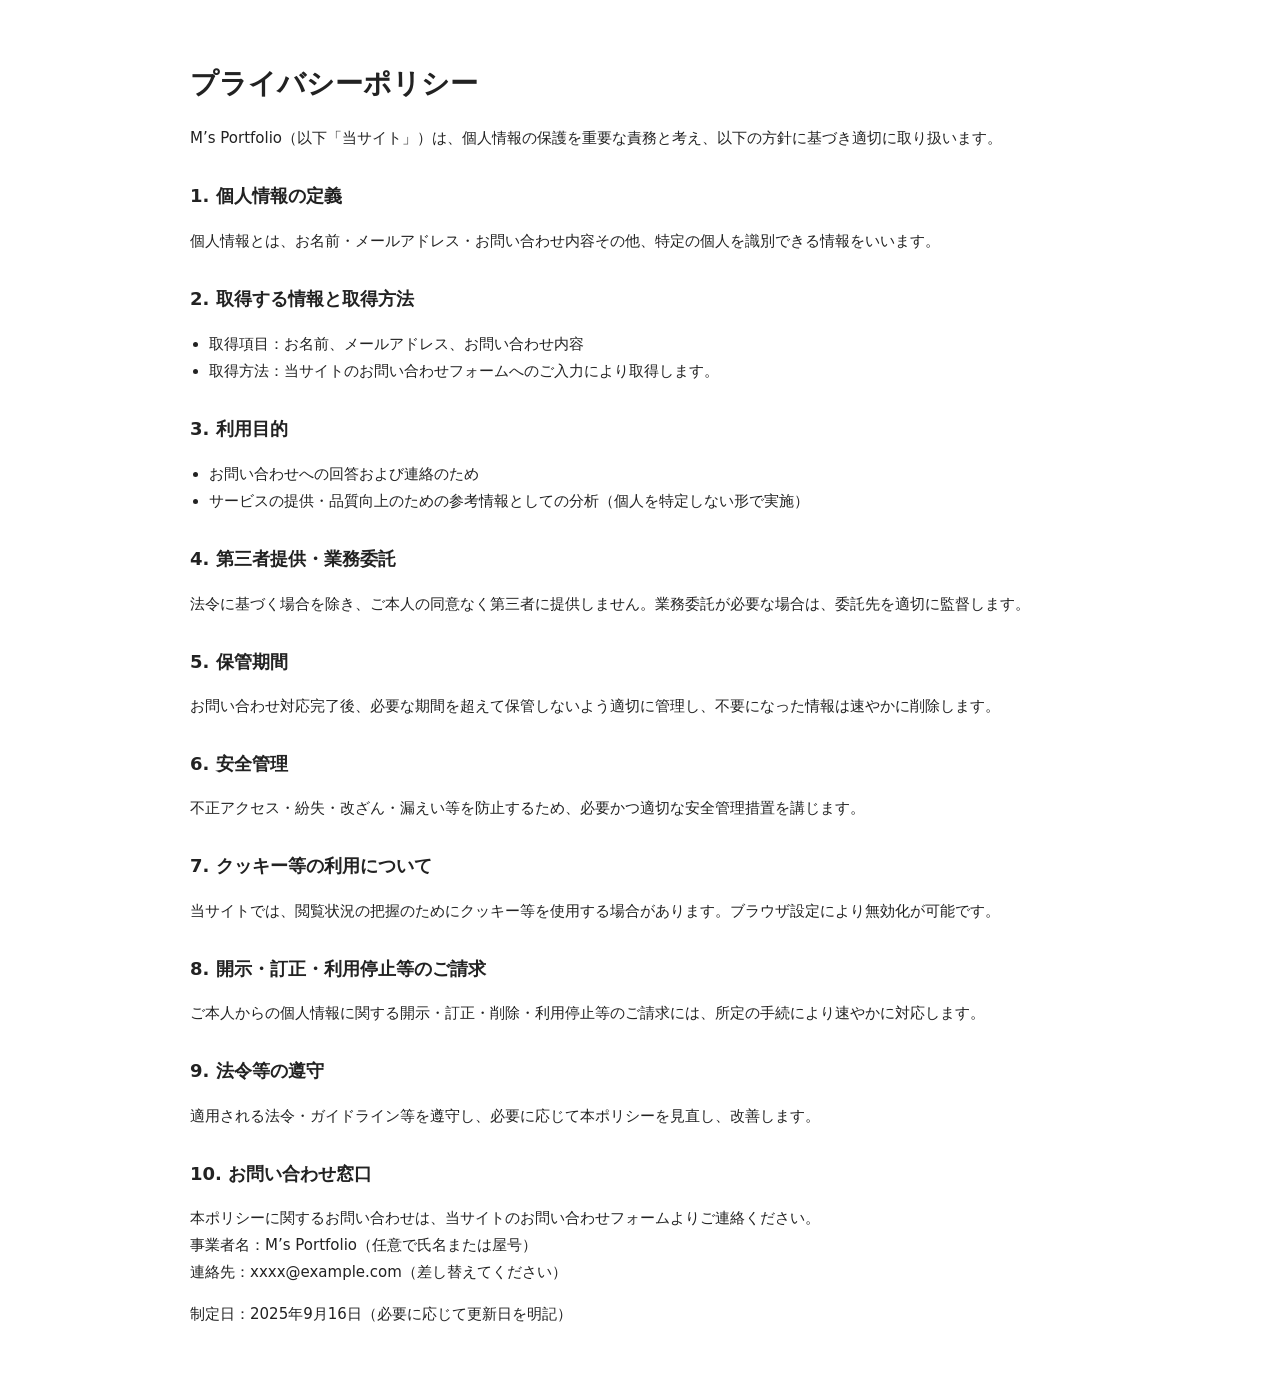
<file: my-portfolio/my-portfolio/privacy.html>
<!DOCTYPE html>
<html lang="ja">
  <head>
    <meta charset="utf-8" />
    <title>プライバシーポリシー | M's Portfolio</title>
    <meta name="viewport" content="width=device-width, initial-scale=1" />
    <style>
      body {
        font-family: system-ui, -apple-system, "Helvetica Neue", Arial,
          sans-serif;
        line-height: 1.8;
        color: #222;
        margin: 0;
        padding: 40px 20px;
      }
      .container {
        max-width: 900px;
        margin: 0 auto;
      }
      h1 {
        font-size: 28px;
        margin-bottom: 16px;
      }
      h2 {
        font-size: 18px;
        margin-top: 28px;
      }
      p,
      li {
        font-size: 15px;
      }
      ul {
        padding-left: 1.2em;
      }
    </style>
  </head>
  <body>
    <div class="container">
      <h1>プライバシーポリシー</h1>
      <p>
        M’s
        Portfolio（以下「当サイト」）は、個人情報の保護を重要な責務と考え、以下の方針に基づき適切に取り扱います。
      </p>

      <h2>1. 個人情報の定義</h2>
      <p>
        個人情報とは、お名前・メールアドレス・お問い合わせ内容その他、特定の個人を識別できる情報をいいます。
      </p>

      <h2>2. 取得する情報と取得方法</h2>
      <ul>
        <li>取得項目：お名前、メールアドレス、お問い合わせ内容</li>
        <li>
          取得方法：当サイトのお問い合わせフォームへのご入力により取得します。
        </li>
      </ul>

      <h2>3. 利用目的</h2>
      <ul>
        <li>お問い合わせへの回答および連絡のため</li>
        <li>
          サービスの提供・品質向上のための参考情報としての分析（個人を特定しない形で実施）
        </li>
      </ul>

      <h2>4. 第三者提供・業務委託</h2>
      <p>
        法令に基づく場合を除き、ご本人の同意なく第三者に提供しません。業務委託が必要な場合は、委託先を適切に監督します。
      </p>

      <h2>5. 保管期間</h2>
      <p>
        お問い合わせ対応完了後、必要な期間を超えて保管しないよう適切に管理し、不要になった情報は速やかに削除します。
      </p>

      <h2>6. 安全管理</h2>
      <p>
        不正アクセス・紛失・改ざん・漏えい等を防止するため、必要かつ適切な安全管理措置を講じます。
      </p>

      <h2>7. クッキー等の利用について</h2>
      <p>
        当サイトでは、閲覧状況の把握のためにクッキー等を使用する場合があります。ブラウザ設定により無効化が可能です。
      </p>

      <h2>8. 開示・訂正・利用停止等のご請求</h2>
      <p>
        ご本人からの個人情報に関する開示・訂正・削除・利用停止等のご請求には、所定の手続により速やかに対応します。
      </p>

      <h2>9. 法令等の遵守</h2>
      <p>
        適用される法令・ガイドライン等を遵守し、必要に応じて本ポリシーを見直し、改善します。
      </p>

      <h2>10. お問い合わせ窓口</h2>
      <p>
        本ポリシーに関するお問い合わせは、当サイトのお問い合わせフォームよりご連絡ください。<br />
        事業者名：M’s Portfolio（任意で氏名または屋号）<br />
        連絡先：xxxx@example.com（差し替えてください）
      </p>

      <p>制定日：2025年9月16日（必要に応じて更新日を明記）</p>
    </div>
  </body>
</html>
</file>
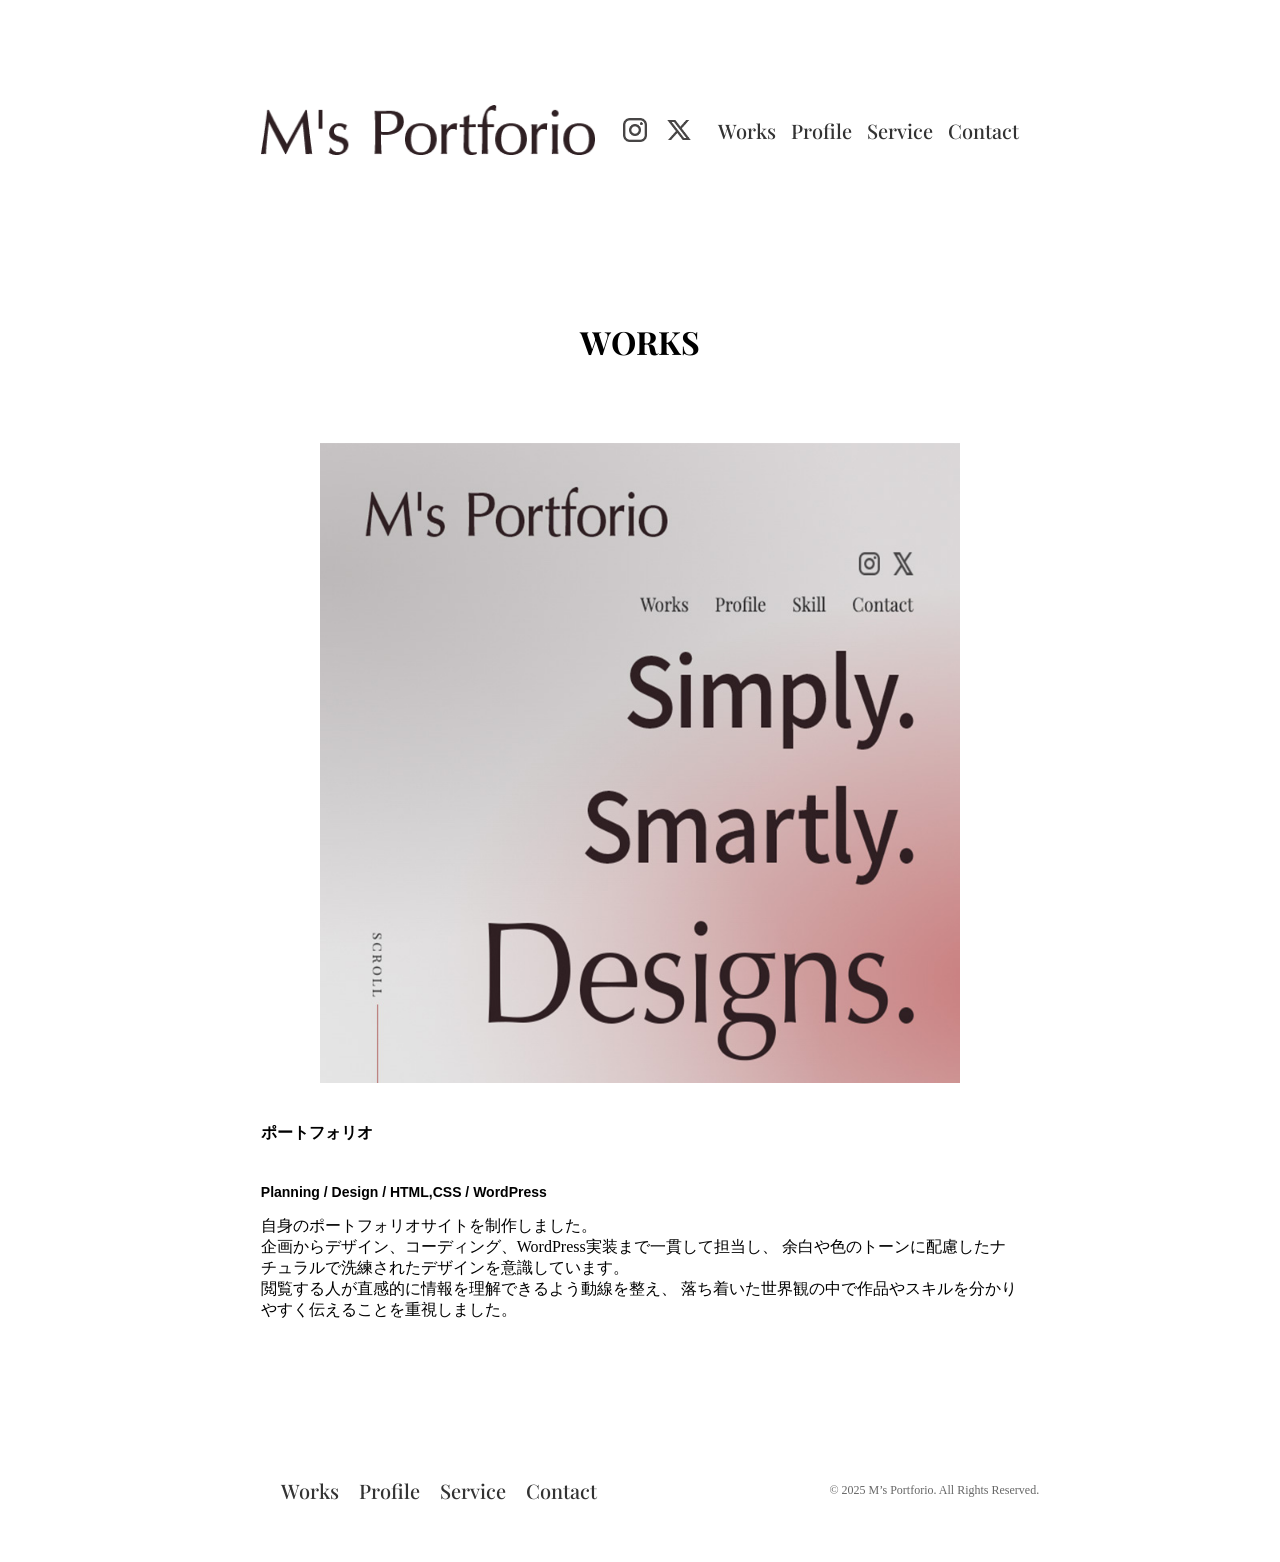
<file: my-portfolio/my-portfolio/works1.html>
<!DOCTYPE html>
<html lang="ja">
  <head>
    <meta charset="UTF-8" />
    <meta name="viewport" content="width=device-width, initial-scale=1.0" />
    <title>Works</title>
    <link rel="stylesheet" href="css/style.css" />
    <link rel="icon" href="images/favicon.png" type="image/png" />
    <link
      href="https://fonts.googleapis.com/css2?family=Playfair+Display&display=swap"
      rel="stylesheet"
    />
  </head>

<body>
    <div class="content-container">
      <header>
        <div class="logo">
          <a href="index.html"
            ><img src="images/M's Portforio.png" alt="M’s Portforio"
          /></a>
        </div>
        <div class="sns-icons">
          <a href="https://twitter.com/youraccount" target="_blank">
            <img src="images/instagram.png" alt="Instagram" />
          </a>
          <a href="https://www.instagram.com/mana48550/" target="_blank">
            <img src="images/X.png" alt="X" />
          </a>
        </div>
        <nav>
          <ul class="nav-menu">
            <li><a href="#Works">Works</a></li>
            <li><a href="profile.html">Profile</a></li>
            <li><a href="#Service">Service</a></li>
            <li><a href="#Contact">Contact</a></li>
          </ul>
        </nav>
    </header>
    <main>
        <section class="profile">
        
          <h1 class="section-title">WORKS</h1>
          <div class="works-content"></div>
          <img class="works-img" src="images/portfolio-fv.jpg" alt="ポートフォリオのファーストビュー">
          <div>
            <div class="work-content" >
              <h2>ポートフォリオ</h2>
              <h3>Planning / Design / HTML,CSS / WordPress</h3>
              <p>自身のポートフォリオサイトを制作しました。<br>
              企画からデザイン、コーディング、WordPress実装まで一貫して担当し、
              余白や色のトーンに配慮したナチュラルで洗練されたデザインを意識しています。<br>
              閲覧する人が直感的に情報を理解できるよう動線を整え、
              落ち着いた世界観の中で作品やスキルを分かりやすく伝えることを重視しました。
            </p>
            </div>
          </div>
         </section>
        </main>

        <footer id="footer">
      <div class="footer-bottom">
        <nav class="footer-nav">
          <ul class="nav-menu">
            <li><a href="#Works">Works</a></li>
            <li><a href="profile.html">Profile</a></li>
            <li><a href="#Service">Service</a></li>
            <li><a href="#Contact">Contact</a></li>
          </ul>
        </nav>
        <p>&copy; 2025 M’s Portforio. All Rights Reserved.</p>
      </div>
    </footer>
    <script src="js/main.js" defer></script>
    </div>
  </body>
</html>
</file>
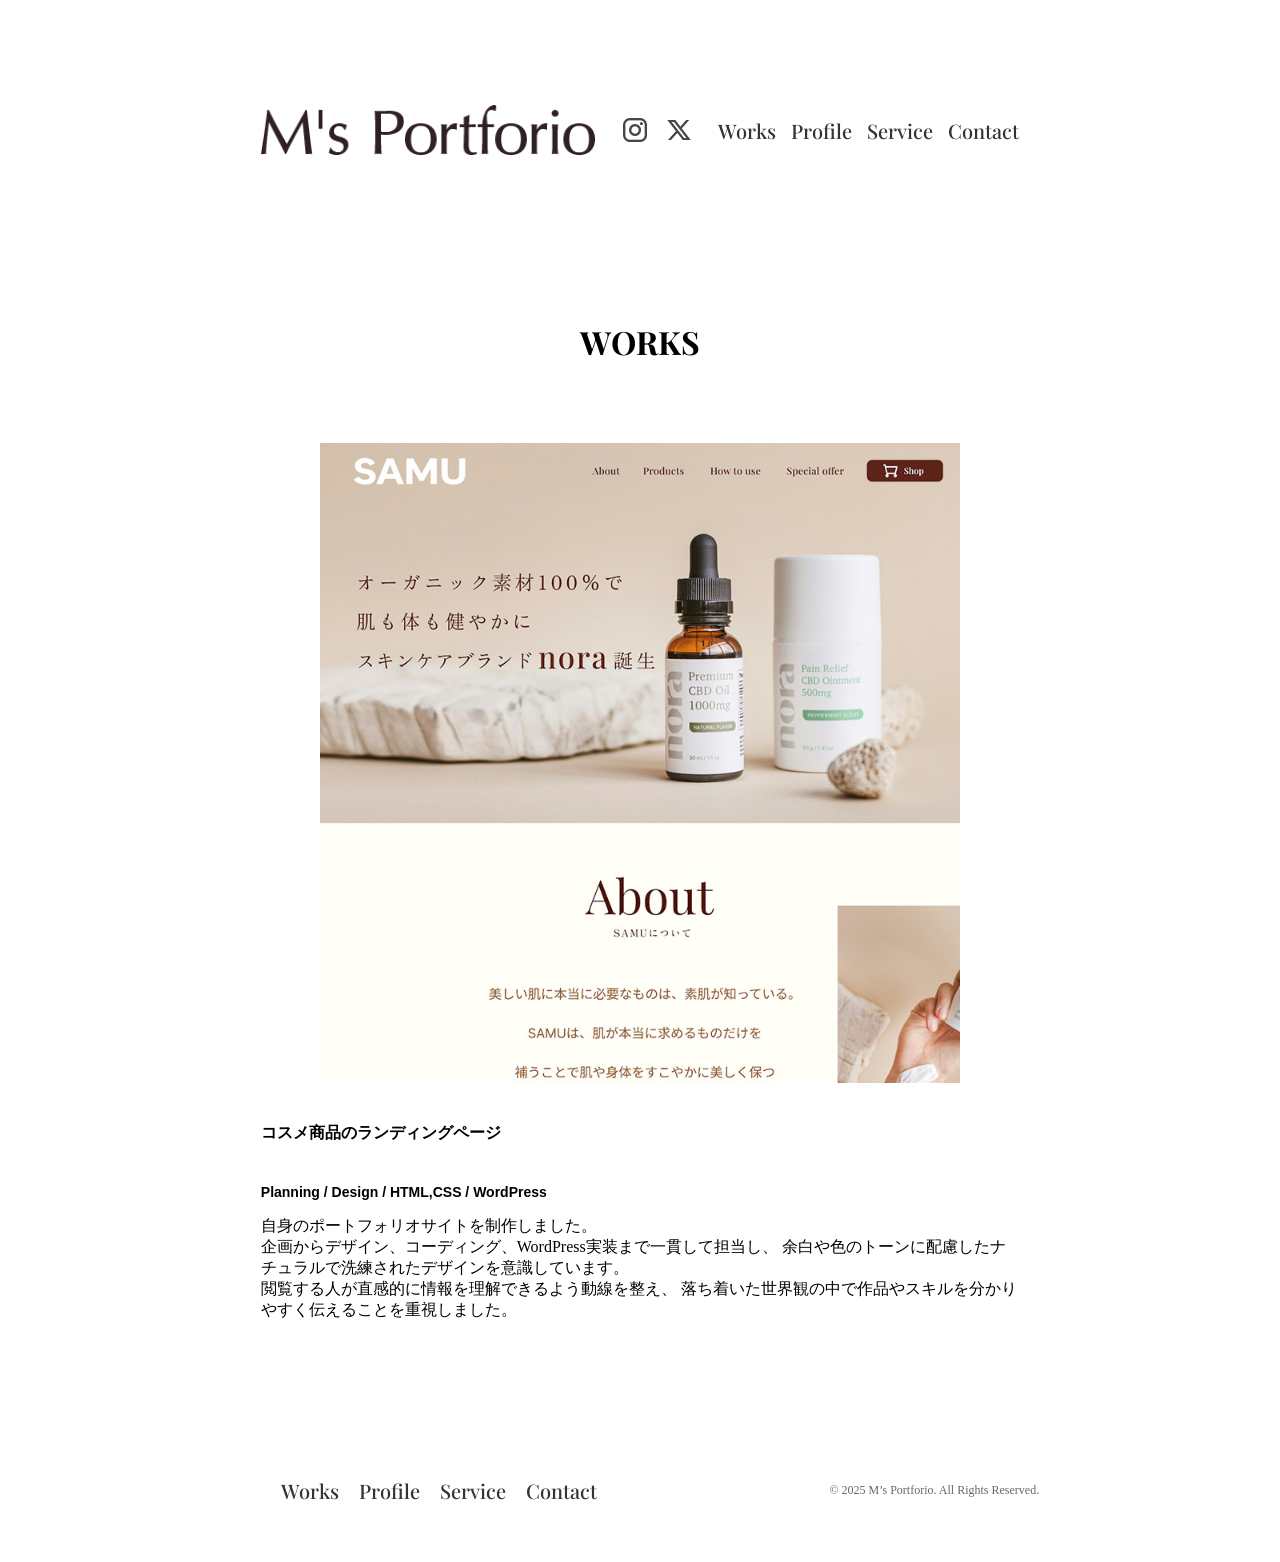
<file: my-portfolio/my-portfolio/works2.html>
<!DOCTYPE html>
<html lang="ja">
  <head>
    <meta charset="UTF-8" />
    <meta name="viewport" content="width=device-width, initial-scale=1.0" />
    <title>Works</title>
    <link rel="stylesheet" href="css/style.css" />
    <link rel="icon" href="images/favicon.png" type="image/png" />
    <link
      href="https://fonts.googleapis.com/css2?family=Playfair+Display&display=swap"
      rel="stylesheet"
    />
  </head>

<body>
    <div class="content-container">
      <header>
        <div class="logo">
          <a href="index.html"
            ><img src="images/M's Portforio.png" alt="M’s Portforio"
          /></a>
        </div>
        <div class="sns-icons">
          <a href="https://twitter.com/youraccount" target="_blank">
            <img src="images/instagram.png" alt="Instagram" />
          </a>
          <a href="https://www.instagram.com/mana48550/" target="_blank">
            <img src="images/X.png" alt="X" />
          </a>
        </div>
        <nav>
          <ul class="nav-menu">
            <li><a href="#Works">Works</a></li>
            <li><a href="profile.html">Profile</a></li>
            <li><a href="#Service">Service</a></li>
            <li><a href="#Contact">Contact</a></li>
          </ul>
        </nav>
    </header>
    <main>
        <section class="profile">
        
          <h1 class="section-title">WORKS</h1>
          <div class="works-content"></div>
          <img class="works-img" src="images/organic.FV.jpg" alt="コスメ商品のランディングページ">
          <div>
            <div class="work-content" >
              <h2>コスメ商品のランディングページ</h2>
              <h3>Planning / Design / HTML,CSS / WordPress</h3>
              <p>自身のポートフォリオサイトを制作しました。<br>
              企画からデザイン、コーディング、WordPress実装まで一貫して担当し、
              余白や色のトーンに配慮したナチュラルで洗練されたデザインを意識しています。<br>
              閲覧する人が直感的に情報を理解できるよう動線を整え、
              落ち着いた世界観の中で作品やスキルを分かりやすく伝えることを重視しました。
            </p>
            </div>
          </div>
         </section>
        </main>

        <footer id="footer">
      <div class="footer-bottom">
        <nav class="footer-nav">
          <ul class="nav-menu">
            <li><a href="#Works">Works</a></li>
            <li><a href="profile.html">Profile</a></li>
            <li><a href="#Service">Service</a></li>
            <li><a href="#Contact">Contact</a></li>
          </ul>
        </nav>
        <p>&copy; 2025 M’s Portforio. All Rights Reserved.</p>
      </div>
    </footer>
    <script src="js/main.js" defer></script>
    </div>
  </body>
</html>
</file>
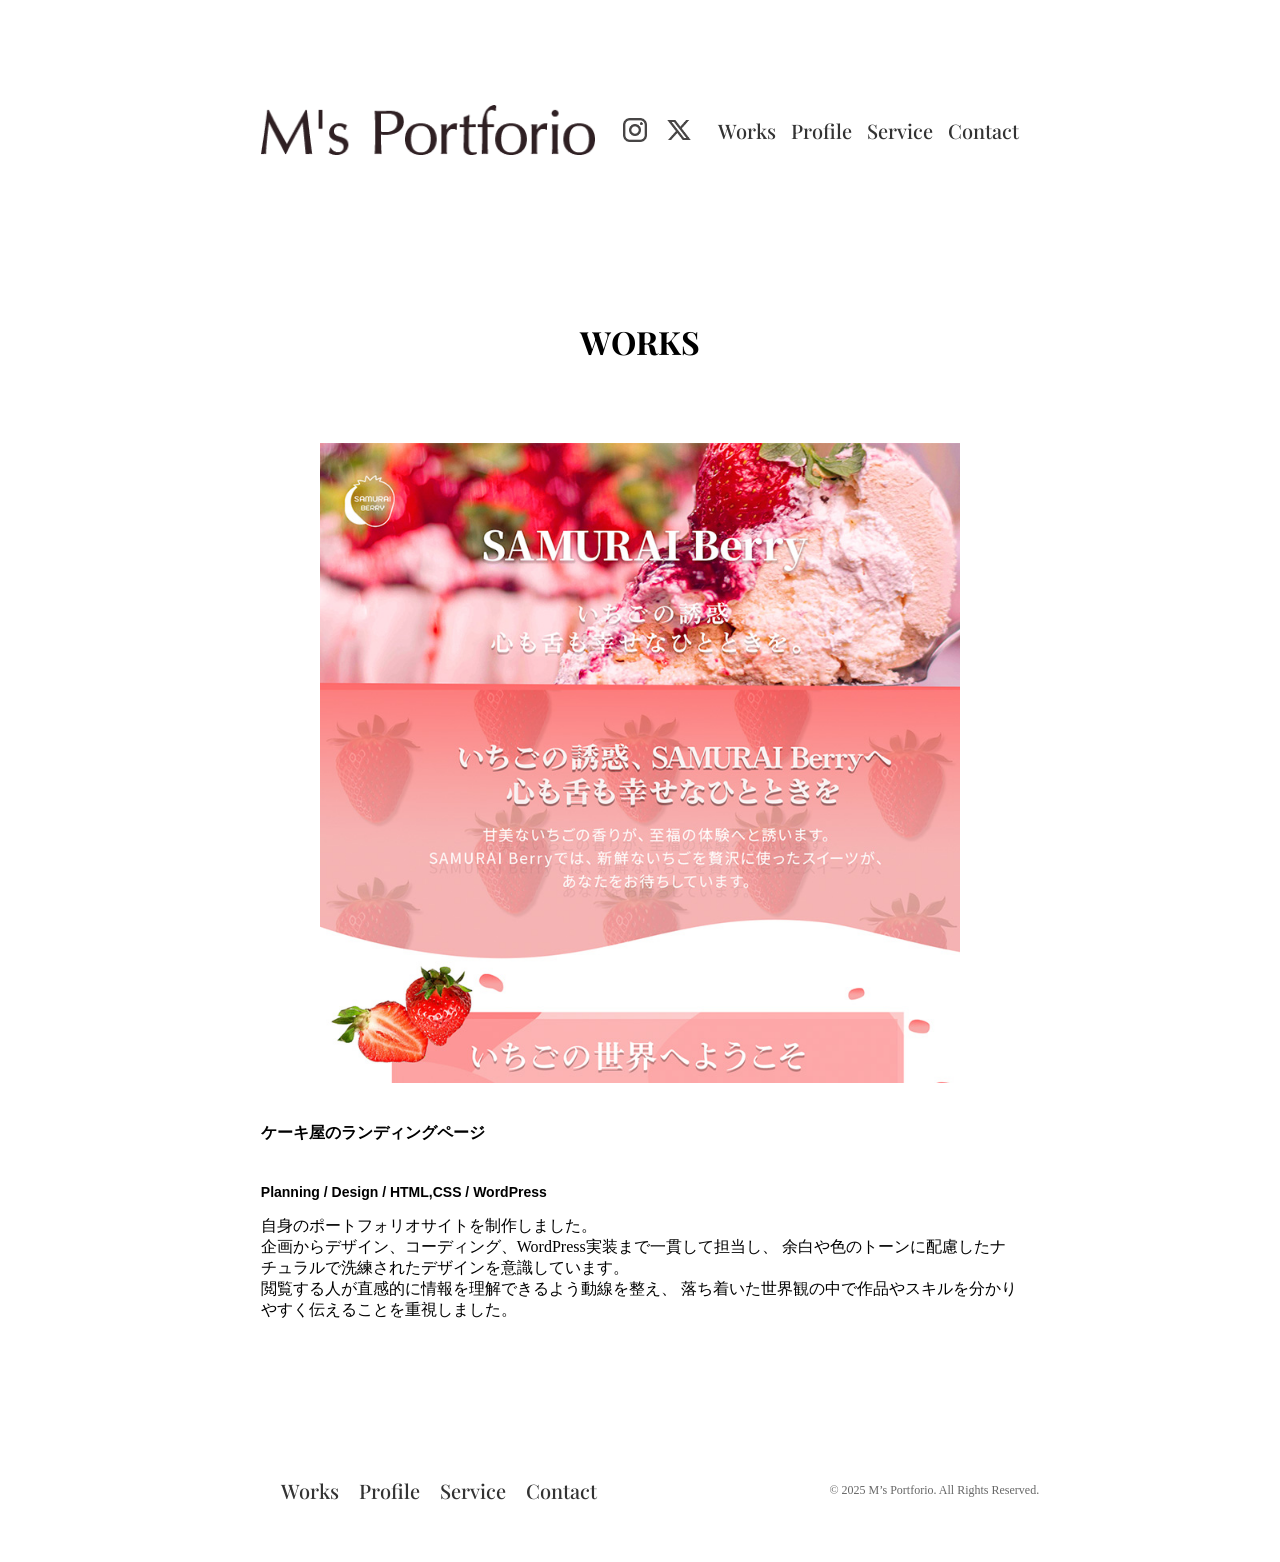
<file: my-portfolio/my-portfolio/works3.html>
<!DOCTYPE html>
<html lang="ja">
  <head>
    <meta charset="UTF-8" />
    <meta name="viewport" content="width=device-width, initial-scale=1.0" />
    <title>Works</title>
    <link rel="stylesheet" href="css/style.css" />
    <link rel="icon" href="images/favicon.png" type="image/png" />
    <link
      href="https://fonts.googleapis.com/css2?family=Playfair+Display&display=swap"
      rel="stylesheet"
    />
  </head>

<body>
    <div class="content-container">
      <header>
        <div class="logo">
          <a href="index.html"
            ><img src="images/M's Portforio.png" alt="M’s Portforio"
          /></a>
        </div>
        <div class="sns-icons">
          <a href="https://twitter.com/youraccount" target="_blank">
            <img src="images/instagram.png" alt="Instagram" />
          </a>
          <a href="https://www.instagram.com/mana48550/" target="_blank">
            <img src="images/X.png" alt="X" />
          </a>
        </div>
        <nav>
          <ul class="nav-menu">
            <li><a href="#Works">Works</a></li>
            <li><a href="profile.html">Profile</a></li>
            <li><a href="#Service">Service</a></li>
            <li><a href="#Contact">Contact</a></li>
          </ul>
        </nav>
    </header>
    <main>
        <section class="profile">
        
          <h1 class="section-title">WORKS</h1>
          <div class="works-content"></div>
          <img class="works-img" src="images/berry.FV.jpg" alt="ケーキ屋のランディングページ">
          <div>
            <div class="work-content" >
              <h2>ケーキ屋のランディングページ</h2>
              <h3>Planning / Design / HTML,CSS / WordPress</h3>
              <p>自身のポートフォリオサイトを制作しました。<br>
              企画からデザイン、コーディング、WordPress実装まで一貫して担当し、
              余白や色のトーンに配慮したナチュラルで洗練されたデザインを意識しています。<br>
              閲覧する人が直感的に情報を理解できるよう動線を整え、
              落ち着いた世界観の中で作品やスキルを分かりやすく伝えることを重視しました。
            </p>
            </div>
          </div>
         </section>
        </main>

        <footer id="footer">
      <div class="footer-bottom">
        <nav class="footer-nav">
          <ul class="nav-menu">
            <li><a href="#Works">Works</a></li>
            <li><a href="profile.html">Profile</a></li>
            <li><a href="#Service">Service</a></li>
            <li><a href="#Contact">Contact</a></li>
          </ul>
        </nav>
        <p>&copy; 2025 M’s Portforio. All Rights Reserved.</p>
      </div>
    </footer>
    <script src="js/main.js" defer></script>
    </div>
  </body>
</html>
</file>
<file: my-portfolio/my-portfolio/css/style.css>
/* 共通コンテナ */
.content-container {
  width: 60%;
  margin: 0 auto; /* 中央揃え */
  box-sizing: border-box;
  position: relative;
}

/* ====== Header layout ====== */
header {
  display: flex;
  justify-content: space-between; /* 左右に分ける */
  align-items: center; /* 上下中央揃え */
  position: relative; /* ハンバーガー絶対配置用 */
  height: 100px;
  margin-top: 80px;
}

.logo img {
  display: block; /* ブロック化 */
  height: 50px; /* 高さは自動 */
  width: auto; /* 横幅を指定して拡大 */
}

.right-side {
  display: flex;
  flex-direction: column; /* 縦方向 */
  align-items: flex-end; /* 右端揃え */
  gap: 10px; /* SNSとナビの間隔 */
}

.sns-icons {
  display: flex;
  gap: 12px;
}

nav {
  display: flex; /* 親に収まる */
}

.nav-menu {
  list-style: none; /* リストの丸マークを消す */
  margin: 0;
  padding: 0;
  display: flex; /* 横並びにする場合 */
  gap: 15px;
}

/* ====== navの並びと初期化 ====== */

.nav-menu a {
  text-decoration: none;
  font-weight: 500;
  color: #222;
}

.sns-icons a {
  display: inline-flex;
  padding: 4px; /* クリック範囲を少し広げる */
}
.sns-icons img {
  width: 24px;
  height: 24px;
  object-fit: contain;
  display: block;
}

.sns-icons a img {
  width: 24px;
  height: 24px;
  transition: opacity 0.3s ease;
}

.sns-icons a img:hover {
  opacity: 0.6;
}

.nav-menu.active {
  display: flex;
}

.nav-menu li {
  font-family: "Playfair Display", serif;
  font-size: 20px;
}

.nav-menu li a {
  text-decoration: none;
  color: #333;
  font-weight: 500;
  position: relative;
  display: inline-block;
  transition: color 0.3s ease;
}

.nav-menu li a::after {
  content: "";
  position: absolute;
  left: 0;
  bottom: -2px;
  width: 100%;
  height: 2px;
  background-color: #a64e4d;
  transform: scaleX(0);
  transform-origin: left;
  transition: transform 0.3s ease;
}

.nav-menu li a:hover::after {
  transform: scaleX(1);
}

/*=========================================
#hamburger
=========================================*/
.hamburger {
  position: fixed;
  top: 20px;
  right: 20px;
  z-index: 150;
  width: 30px;
  height: 30px;
  cursor: pointer;
}

.hamburger.is-active span:nth-child(1) {
  top: 50%;
  transform: translate(-50%, -50%) rotate(135deg);
}

.hamburger.is-active span:nth-child(2) {
  opacity: 0;
}

.hamburger.is-active span:nth-child(3) {
  top: 50%;
  transform: translate(-50%, -50%) rotate(-135deg);
}

.hamburger span {
  position: absolute;
  left: 50%;
  transform: translate(-50%, -50%);
  width: 100%;
  height: 2px;
  background-color: #333333;
  transition: transform 0.3s;
}

.hamburger.is-active span {
  background-color: #ffffff;
}

.hamburger span:nth-child(1) {
  top: 30%;
}

.hamburger span:nth-child(2) {
  top: 60%;
}

.hamburger span:nth-child(3) {
  top: 90%;
}

/*=========================================
#drawer
=========================================*/
.drawer {
  visibility: hidden;
  opacity: 0;
  position: fixed;
  top: 0;

  z-index: 130;
  width: 100%;
  height: 100vh;
  background-color: #333333;
  transition: opacity 0.3s, visibility 0.3s;
}

.drawer.is-active {
  visibility: visible;
  opacity: 1;
}

.drawer-inner {
  display: flex;
  flex-direction: column;
  justify-content: center;
  align-items: center;
  height: 100%;
  padding: 0 20px;
}

.drawer__list {
  display: flex;
  flex-direction: column;
  list-style: none;
  gap: 50px;
  align-items: center;
}

.drawer__link {
  color: #ffffff;
  display: block; /* ← 文字だけじゃなく全体をリンク範囲に */
  color: #ffffff;
  padding: 12px 20px; /* ← タップしやすい余白を追加 */
  text-align: center; /* ← 文字を中央寄せ */
  width: 100%; /* ← リスト幅いっぱいをリンク化 */
  box-sizing: border-box;
}

.drawer__sns {
  display: flex;
  justify-content: center; /* 中央寄せ */
  gap: 50px; /* アイコン間の余白 */
  margin-top: 40px;
}

.drawer__sns img {
  width: 28px;
  height: 28px;
  object-fit: contain;
  transition: opacity 0.3s;
}

.drawer__sns img:hover {
  opacity: 0.6;
}

@media screen and (max-width: 768px) {
  .sns-icons {
    display: none; /* PC用は非表示 */
  }
}

/* ===============================================
# 共通
=============================================== */
a {
  color: inherit;
  text-decoration: none;
}

img {
  max-width: 100%;
  height: auto;
  background-size: cover;
  background-repeat: no-repeat;
  font-style: italic;
  vertical-align: middle;

  shape-margin: 0.75rem;
}

.sp-show {
  display: none;
}

@media screen and (max-width: 768px) {
  .sp-show {
    display: block;
  }
  .sp-none {
    display: none;
  }
}

/* hero-wrapper は常に表示 */
.hero-wrapper {
  position: relative;
  overflow: hidden;
  width: 100%;
  background: #fff; /* 最初は白 */
  z-index: 0;
}

.hero-wrapper::after {
  content: "";
  position: absolute;
  inset: 0;
  background: radial-gradient(
      at 16% 22%,
      hsla(0, 2%, 66%, 0.64) 0px,
      transparent 50%
    ),
    radial-gradient(at 0% 100%, hsla(22, 0%, 91%, 1) 0px, transparent 50%),
    radial-gradient(at 92% 82%, hsla(0, 47%, 56%, 0.78) 0px, transparent 50%);
  opacity: 0; /* 最初は白だけが見える */
  animation: gradIn 4s forwards;
  animation-delay: 1.2s; /* final-message と同じタイミングにするならここ調整 */
  z-index: -1; /* 背景として扱う */
}

@keyframes gradIn {
  0% {
    opacity: 0;
  }
  100% {
    opacity: 1;
  }
}

/* タイトル画像スライドイン */
.title img {
  opacity: 0;
  display: block; /* インライン隙間を消す */
  max-width: 100%;
  max-height: 100%; /* 横幅は親要素に収める */
  height: auto; /* アスペクト比維持 */
  margin: 0 auto; /* 中央寄せ */
  object-fit: contain;
  animation: slideRight 1.5s forwards;
}

.title:nth-child(1) img {
  animation-delay: 0s;
}
.title:nth-child(2) img {
  animation-delay: 0.3s;
}
.title:nth-child(3) img {
  animation-delay: 0.7s;
}

.final-message {
  opacity: 0;
  filter: blur(10px);
  animation: fadeInBlur 2s forwards;
  animation-delay: 1.2s; /* 最後の画像が出たあとに遅らせる */
  color: #333;
  font-size: 20px;
  margin-top: 80px;
}

@keyframes fadeInBlur {
  0% {
    opacity: 0;
    filter: blur(10px);
  }
  100% {
    opacity: 1;
    filter: blur(0);
  }
}

@keyframes slideRight {
  0% {
    transform: translateX(-100vw);
    opacity: 0;
  }
  100% {
    transform: translateX(0);
    opacity: 1;
  }
}

.mainvisual {
  position: relative;
  width: 100%;
  height: 80vh;

  z-index: 5;
}

.site-titles {
  position: relative; /* absoluteをやめる */
  width: 100%; /* content-container に沿わせる */
  display: flex;
  flex-direction: column;
  align-items: flex-end;
  gap: 16px;
}

.title:nth-child(1) {
  margin-top: 50px;
}

.title:nth-child(2) {
  margin-top: 0px;
}

.title special-title {
  margin-top: 0px;
}

.mainvisual::after {
  content: "";
  position: absolute;
  inset: 0;

  background-size: cover;
  /* 最初は白だけが見える */
  animation: fadeInGrad 3s forwards;
  animation-delay: 1.2s; /* final-message と同時に */
  z-index: 1;
}

/* 徐々に浮かび上がる */
@keyframes fadeInGrad {
  0% {
    opacity: 0;
  } /* 白背景のみ */
  100% {
    opacity: 1;
  } /* グラデーションが乗る */
}

/* タイトルは上に重ねる */
.site-titles {
  position: relative;
  z-index: 2;
}

.scrollbar-text_05 {
  position: absolute;
  left: 20%;
  top: 80%;
  writing-mode: vertical-rl;
}

/* 線のアニメーション部分 */
.scrollbar-text_05::before {
  content: "";
  position: absolute;
  left: 0;
  right: 0;
  bottom: -115px; /* 出現位置 */
  margin: auto;
  width: 1px;
  height: 100px;
  background-color: #000;

  /* アニメーション */
  animation-name: scrollbar-text_05Anim;
  animation-duration: 2s;
  animation-iteration-count: infinite;
  animation-timing-function: linear;
}

/* 線のアニメーション */
@keyframes scrollbar-text_05Anim {
  0% {
    transform: scaleY(0);
    transform-origin: top;
  }
  50% {
    transform: scaleY(1);
    transform-origin: top;
  }
  51% {
    transform: scaleY(1);
    transform-origin: bottom;
  }
  100% {
    transform: scaleY(0);
    transform-origin: bottom;
  }
}

@media screen and (max-width: 1024px) {
  /* タブレット */
  .content-container {
    width: 80%;
  }

  .logo img {
    height: 45px;
  }

  .site-titles {
    align-items: flex-end;

    gap: 16px;
  }

  .site-titles img {
    /* タイトル画像も少し縮小 */
    height: auto;
  }

  .right-side {
    gap: 8px; /* SNSとナビの間隔を少し狭く */
  }
}

@media screen and (max-width: 768px) {
  .content-container {
    width: 90%;
  }

  .right-side nav,        /* PC用ナビは非表示 */
  .nav-menu {
    display: none;
  }

  .hamburger {
    /* ハンバーガー表示 */
    display: block;
  }

  .sns-icons {
    justify-content: flex-end; /* SNS右寄せ */
  }

  .logo img {
    height: 40px; /* ロゴを小さめに */
  }

  .site-titles {
    gap: 6px;
    align-items: flex-end; /* 右寄せ継続 */
  }

  .site-titles img {
    justify-content: flex-end;
    height: auto;
  }
}

.section-title {
  font-family: "Playfair Display", serif;
  font-size: 32px;
  text-align: center;
  margin: 100px 0 80px 0;
}

.works-grid {
  display: flex;
  flex-direction: column; /* 縦並び */
  align-items: center;
  gap: 60px; /* 作品間の間隔 */
  margin: 0 auto;
}

.works-grid a {
  display: block;
  max-width: 400px; /* 画像サイズの上限 */
  width: 100%; /* スマホで横幅に合わせる */
}

.works-grid img {
  width: 100%; /* 親幅に合わせて縮小 */
  height: auto; /* 縦横比を維持 */
  display: block;
  border-radius: 8px; /* 任意で角丸 */
  object-fit: cover; /* 画像を切り抜きたい場合 */
  box-shadow: 0 4px 12px rgba(0, 0, 0, 0.1); /* ふわっと影 */
  transition: transform 0.3s ease;
}

@media screen and (min-width: 768px) {
  .works-grid {
    display: grid;
    max-width: 1200px; /* 例: 親幅を十分確保 */
    margin: 0 auto;
    grid-template-columns: repeat(3, 1fr); /* 3列に均等割り */
    gap: 80px; /* 画像同士の間隔 */
  }

  .works-grid img {
    width: 100%;
    height: auto;
    aspect-ratio: 1 / 1; /* 念のため正方形を維持 */
    object-fit: cover; /* 画像をきれいに収める */
    border-radius: 12px; /* 角丸は好みで */
    box-shadow: 0 4px 12px rgba(0, 0, 0, 0.1); /* ふわっと影 */
    transition: transform 0.3s ease;
  }

  .works-grid img:hover {
    transform: scale(1.03); /* ホバーでちょっと拡大 */
  }
}

/* Skillsセクション */
#Skills .content-wrapper {
  display: grid;
  grid-template-columns: 1fr 1fr;
  gap: 0 100px;
  padding: 50px 0;
}

#Skills .content {
  display: flex;
  align-items: flex-start;
}

#Skills img {
  width: 100px;
  height: 100px;
  margin-right: 20px;
  object-fit: contain;
}

#Skills .text {
  flex: 1;
  text-align: left;
  max-width: 100%;
}

#Skills .content-title {
  font-family: "Noto Sans", sans-serif;
  font-size: 22px;
  margin: 0;
  line-height: 1.2;
  padding-top: 2px;
}

#Skills .text p {
  margin-top: 8px;
  width: 100%;
}

@media (max-width: 768px) {
  #Skills .content-wrapper {
    grid-template-columns: 1fr 1fr; /* 1カラム */
    gap: 40px; /* コンテンツ間に余白 */
  }

  #Skills .content-title {
    font-family: "Noto Sans", sans-serif;
    font-size: 22px;
    font-weight: bold; /* 太字 */
    text-align: center; /* 中央寄せ */
    margin: 0;
    line-height: 1.2;
    padding-top: 2px;
  }

  #Skills .content {
    flex-direction: column; /* 縦並び */
    align-items: center; /* 中央寄せ */
    text-align: center; /* テキストも中央寄せ */
  }

  #Skills img {
    margin: 0 0 16px 0; /* 下に余白 */
    width: 60%;
  }

  #Skills .text {
    max-width: 90%; /* スマホ幅に収める */
  }

  #Skills .content-title {
    font-size: 20px;
    margin-bottom: 8px;
  }

  #Skills .text p {
    font-size: 14px;
    line-height: 1.6;
  }
}

/* Profileセクション */
#Profile .content {
  display: flex;
  flex-direction: column; /* 縦並び */
  align-items: center; /* 中央寄せ */
  gap: 40px;
}

#Profile .content img {
  width: 80%;
  max-width: 250px;
  height: auto;
  border-radius: 8px;
}

#Profile .content p {
  font-size: 16px;
  text-align: left;
  line-height: 1.6;
  width: 80%;
}

#Profile .button006 a {
  margin-top: 80px;
}

@media screen and (min-width: 768px) {
  #Profile .content {
    flex-direction: row; /* 横並び */
    justify-content: flex-start; /* 左寄せ（必要に応じて center にも） */
    /* 上揃え */
    gap: 30px;
  }

  #Profile img {
    width: 200px;
    height: 200px;
    border-radius: 5%;
    margin-right: 60px;
  }

  #Profile p {
    margin: 40px;
    text-align: left !important;
  }

  #Profile .button006 a {
    margin-top: 15px;
    align-items: center;
  }
}

/* Serviceセクション */
#Service .content-wrapper {
  display: flex;
  flex-wrap: wrap;
  gap: 40px; /* 列・行のすき間 */
  justify-content: flex-start; /* space-betweenは最終行が伸びるので非推奨 */
  padding: 40px 0;
}

#Service .content-wrapper .content {
  flex: 0 0 calc((100% - 80px) / 3); /* 3列。80px = 40pxのギャップ×2 */
  max-width: calc((100% - 80px) / 3);
  box-sizing: border-box;
  text-align: center;
}

#Service .text {
  margin-top: 20px;
}
#Service .content img {
  width: 150px;
  height: 150px;
  object-fit: contain;
  display: block; /* imgをブロック化 */
  margin: 0 auto;
}
#Service .content-title {
  text-align: center;
  font-size: 22px;
  font-family: "Noto Sans", sans-serif;
  margin: 10px 0 4px 0;
}
#Service .content-english-title {
  text-align: center;
  color: #a64e4d;
  font-size: 16px;
  font-weight: 300;
  margin: 0 0 12px 0;
}

@media (max-width: 768px) {
  #Service .content-wrapper {
    flex-direction: column; /* 縦並び */
    align-items: center; /* 中央寄せ */
    gap: 40px; /* ブロック間の余白 */
  }

  #Service .content-wrapper .content {
    flex: none;
    max-width: 70%;
    flex-direction: column; /* アイコン→テキストを縦並び */
    align-items: center;
    text-align: left;
    line-height: 1.6;
  }

  #Service img {
    width: 80px;
    height: 80px;
    margin-bottom: 16px; /* アイコンとテキストの余白 */
  }
}

/* Contactセクション */
.contact p {
  text-align: center;
  font-size: 16px;
  font-weight: 400;
}

.contact-form .form-group {
  margin-bottom: 15px;
  text-align: center;
}

.contact-form label {
  display: block;
  margin-bottom: 5px;
  font-weight: bold;
  color: #333;
}
.contact-form input,
.contact-form textarea {
  width: 50%;
  padding: 10px;
  border: 2px solid #a64e4d;
  border-radius: 5px;
  box-sizing: border-box;
  font-size: 16px;
}
.contact-form input:focus,
.contact-form textarea:focus {
  outline: none;
  border-color: #a64e4d;
}

/* Profileセクション */
section.profile {
  padding: 40px 0;
}

.profile h2 {
  font-family: "Playfair Display", serif;
  font-size: 32px;
  text-align: center;
  margin: 40px 0;
}

.profile-content {
  display: flex;
  flex-direction: column;
  align-items: flex-start;
  gap: 20px;
}

.profile-image img {
  max-width: 200px;
  height: auto;
  display: block;
  border-radius: 8px;
}

.profile-side-text {
  display: flex;
  flex-direction: column;
  gap: 5px;
  margin: 0 0 1em 0;
  padding: 0;
}

.profile-side-text p {
  margin: 0 0 1em 0;
  padding: 0;
}

/* 006 */
.button006 a,
.button007 a,
.button008 a {
  background: #eee;
  position: relative;
  display: flex;
  justify-content: space-around;
  align-items: center;
  margin: 80px auto;
  max-width: 180px;
  padding: 10px 25px;
  border-radius: 5px;
  color: #313131;
  transition: 0.3s ease-in-out;
  font-weight: 500;
  text-decoration: none;
}

.button006 a:before,
.button007 a:before,
.button008 a:before {
  content: "";
  position: absolute;
  top: calc(50% - 2px);
  right: -2em;
  transform: translateY(calc(-50% - 2px)) rotate(30deg);
  width: 12px;
  height: 2px;
  background-color: #a64e4d;
  transition: 0.3s;
}
.button006 a:after,
.button007 a:after,
.button008 a:after {
  content: "";
  position: absolute;
  top: 50%;
  right: -2em;
  transform: translateY(-50%);
  width: 60px;
  height: 2px;
  background-color: #a64e4d;
  transition: 0.3s;
}

.button006 a:hover:before,
.button007 a:hover:before,
.button008 a:hover:before,
.button006 a:hover:after,
.button007 a:hover:after,
.button008 a:hover:after {
  right: -2.5em;
}

.button006 a:hover,
.button007 a:hover,
.button008 a:hover {
  background: #a64e4d;
  color: #edf6ff;
}

@media screen and (max-width: 768px) {
  .button006 a,
  .button007 a,
  .button008 a {
    display: block; /* ブロック化して幅を持たせる */
    width: 100%; /* 横幅いっぱい */
    padding: 15px 20px; /* 内側余白をしっかり確保 */
    background: #eee; /* 背景色を明示 */
    border-radius: 5px; /* 角丸を残す */
    text-align: center; /* テキスト中央揃え */
  }
}

.footer-bottom {
  display: flex;
  justify-content: space-between; /* 左端と右端に配置 */
  align-items: center;
  max-width: 1100px;
  margin: 50px auto 0;
  padding: 50px 20px;
  width: 100%;
}

/* ナビは左寄せ */
.footer-nav .nav-menu {
  list-style: none;
  display: flex;
  gap: 20px;
  margin: 0;
  padding: 0;
}

/* コピーライトは右寄せ */
.footer-bottom p {
  margin: 0;
  color: #666;
  font-size: 12px;
}
@media screen and (max-width: 768px) {
  .footer-bottom {
    flex-direction: column; /* 縦並びに変更 */
    justify-content: center; /* 中央寄せ */
    align-items: center; /* 横方向も中央寄せ */
    gap: 20px; /* ナビとコピーライトの間隔 */
  }

  .footer-bottom p {
    text-align: center; /* コピーライト中央寄せ */
    margin-top: 0; /* gapで調整するので余白は不要 */
  }

  .footer-nav .nav-menu {
    justify-content: center; /* ナビも中央に */
  }
}

.contact-text {
  text-align: center;
  font-size: 18px;
  font-weight: 400;
  line-height: 1.6;
}

.works-img {
  display: block; /* ブロック要素に変換 */
  margin: 0 auto; /* 左右マージン自動で中央揃え */
  width: 640px; /* 好きな幅に設定 */
  height: auto; /* 縦横比を保持 */
}

.work-content h2 {
  font-size: 16px;
  font-family: "Noto Sans", sans-serif;
  text-align: left;
}

.work-content h3 {
  font-size: 14px;
  font-family: "Noto Sans", sans-serif;
  text-align: left;
}
</file>
